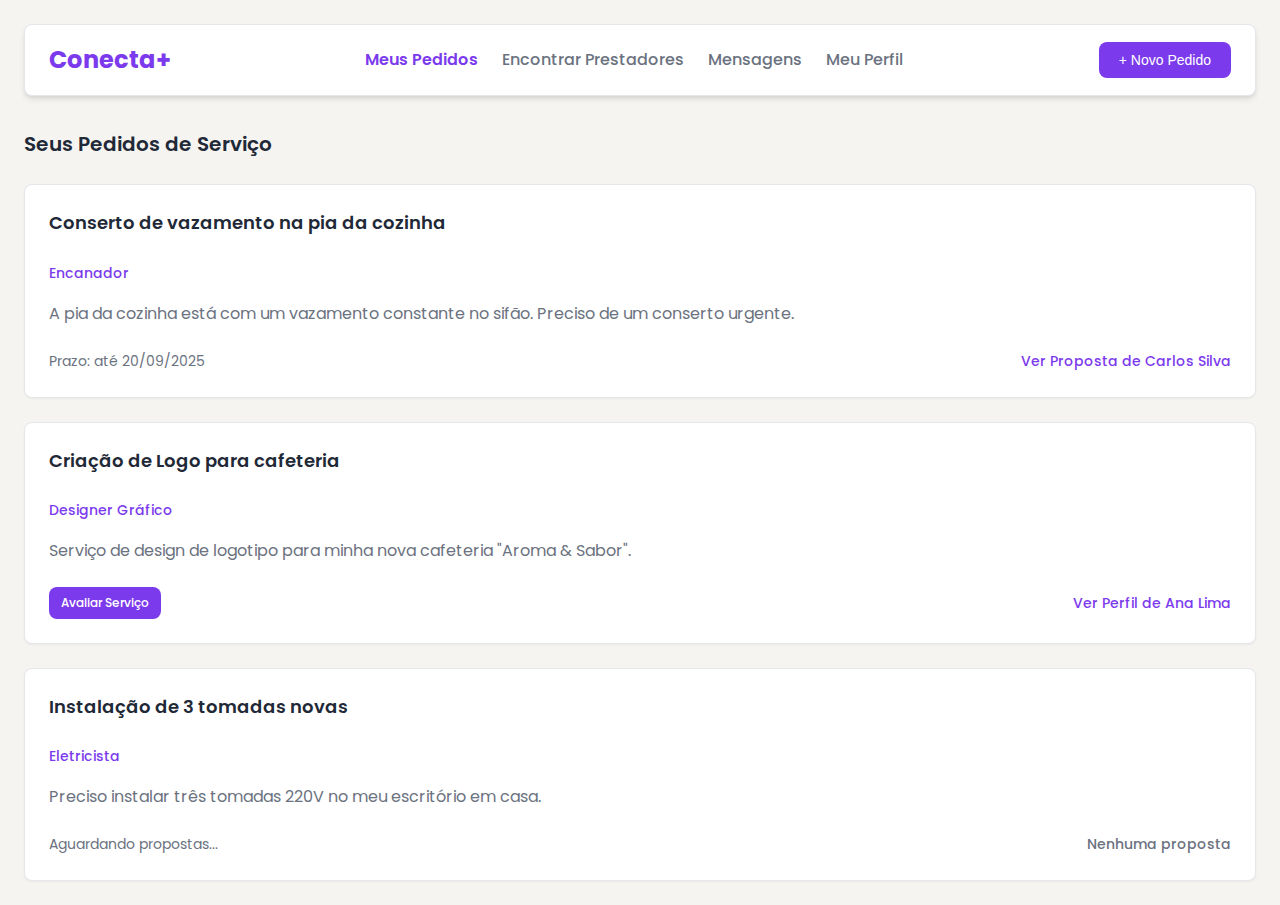
<file: index.html>
<!DOCTYPE html>
<html lang="pt-BR">
<head>
    <meta charset="UTF-8">
    <meta name="viewport" content="width=device-width, initial-scale=1.0">
    <title>Conecta+ | Dashboard do Cliente</title>
    <link rel="stylesheet" href="style.css">
    <link rel="preconnect" href="https://fonts.googleapis.com">
    <link rel="preconnect" href="https://fonts.gstatic.com" crossorigin>
    <link href="https://fonts.googleapis.com/css2?family=Poppins:wght@400;500;600;700&display=swap" rel="stylesheet">
</head>
<body>
    <div class="app-container">
        <header class="main-header">
            <a href="index.html" class="header-title">Conecta+</a>
            <nav class="main-nav">
                <a href="index.html" class="nav-link active">Meus Pedidos</a>
                <a href="perfil-prestador.html" class="nav-link">Encontrar Prestadores</a>
                <a href="chat.html" class="nav-link">Mensagens</a>
                <a href="#" class="nav-link">Meu Perfil</a>
            </nav>
            <button id="newRequestBtn" class="primary-button">
                + Novo Pedido
            </button>
        </header>

        <main class="dashboard">
            <h2 class="page-subtitle">Seus Pedidos de Serviço</h2>
            <div class="requests-grid">
                <div class="service-card">
                    <div class="card-header">
                        <h3>Conserto de vazamento na pia da cozinha</h3>
                        <span class="status status-negotiating">Negociando</span>
                    </div>
                    <p class="card-category">Encanador</p>
                    <p class="card-description">A pia da cozinha está com um vazamento constante no sifão. Preciso de um conserto urgente.</p>
                    <div class="card-footer">
                        <span>Prazo: até 20/09/2025</span>
                        <a href="perfil-prestador.html" class="provider-link">Ver Proposta de Carlos Silva</a>
                    </div>
                </div>

                <div class="service-card">
                    <div class="card-header">
                        <h3>Criação de Logo para cafeteria</h3>
                        <span class="status status-done">Concluído</span>
                    </div>
                    <p class="card-category">Designer Gráfico</p>
                    <p class="card-description">Serviço de design de logotipo para minha nova cafeteria "Aroma & Sabor".</p>
                    <div class="card-footer">
                        <a href="avaliacao.html" class="primary-button small">Avaliar Serviço</a>
                        <a href="perfil-prestador.html" class="provider-link">Ver Perfil de Ana Lima</a>
                    </div>
                </div>

                <div class="service-card">
                     <div class="card-header">
                        <h3>Instalação de 3 tomadas novas</h3>
                        <span class="status status-open">Aberto</span>
                    </div>
                    <p class="card-category">Eletricista</p>
                    <p class="card-description">Preciso instalar três tomadas 220V no meu escritório em casa.</p>
                    <div class="card-footer">
                        <span>Aguardando propostas...</span>
                        <a href="#" class="provider-link disabled">Nenhuma proposta</a>
                    </div>
                </div>
            </div>
        </main>
    </div>

    <div id="modal" class="modal-overlay">
        <div class="modal-content">
            <button class="close-modal">&times;</button>
            <h2>Criar Novo Pedido de Serviço</h2>
            <form>
                <div class="form-group">
                    <label for="serviceTitle">Título do Serviço</label>
                    <input type="text" id="serviceTitle" placeholder="Ex: Troca de resistência de chuveiro">
                </div>
                <div class="form-group">
                    <label for="serviceCategory">Categoria</label>
                    <select id="serviceCategory">
                        <option>Eletricista</option>
                        <option>Encanador</option>
                        <option>Designer Gráfico</option>
                        <option>Professor Particular</option>
                    </select>
                </div>
                <div class="form-group">
                    <label for="serviceDescription">Descrição Detalhada</label>
                    <textarea id="serviceDescription" rows="4" placeholder="Descreva o que você precisa com o máximo de detalhes possível..."></textarea>
                </div>
                 <div class="form-group">
                    <label for="serviceDeadline">Prazo Desejado</label>
                    <input type="date" id="serviceDeadline">
                </div>
                <div class="form-group">
                    <label for="servicePhotos">Anexar Fotos</label>
                    <input type="file" id="servicePhotos" multiple>
                </div>
                <button type="submit" class="primary-button full-width">Publicar Pedido</button>
            </form>
        </div>
    </div>

    <script src="script.js"></script>
</body>
</html>
</file>
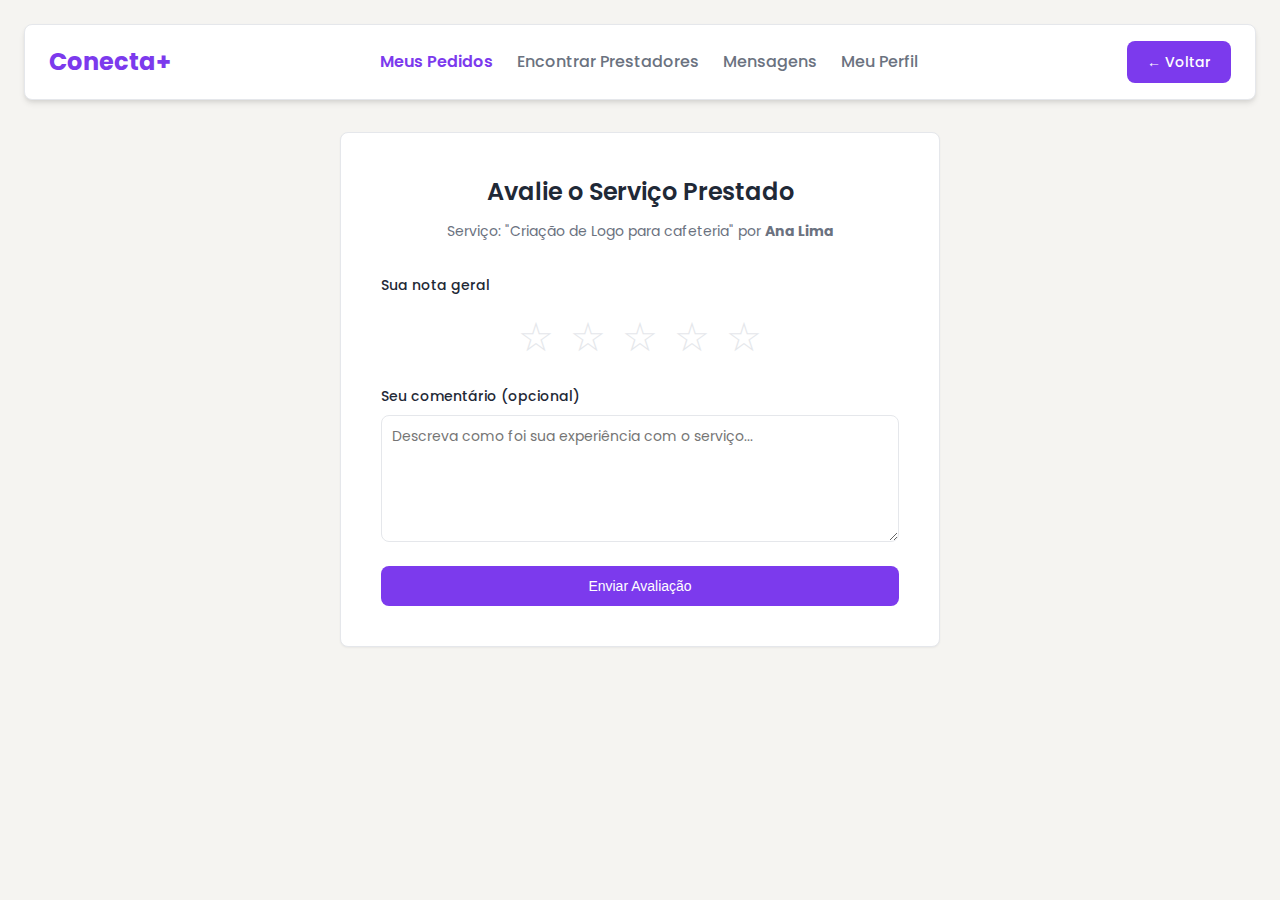
<file: avaliacao.html>
<!DOCTYPE html>
<html lang="pt-BR">
<head>
    <meta charset="UTF-8">
    <meta name="viewport" content="width=device-width, initial-scale=1.0">
    <title>Conecta+ | Avaliar Serviço</title>
    <link rel="stylesheet" href="style.css">
    <link rel="preconnect" href="https://fonts.googleapis.com">
    <link rel="preconnect" href="https://fonts.gstatic.com" crossorigin>
    <link href="https://fonts.googleapis.com/css2?family=Poppins:wght@400;500;600;700&display=swap" rel="stylesheet">
</head>
<body>
    <div class="app-container">
        <header class="main-header">
            <a href="dashboard.html" class="header-title">Conecta+</a>
            <nav class="main-nav">
                <a href="dashboard.html" class="nav-link active">Meus Pedidos</a>
                <a href="encontrar-prestadores.html" class="nav-link">Encontrar Prestadores</a>
                <a href="chat.html" class="nav-link">Mensagens</a>
                <a href="perfil-cliente.html" class="nav-link">Meu Perfil</a>
            </nav>
            <a href="dashboard.html" class="primary-button">
                ← Voltar
            </a>
        </header>

        <main class="evaluation-container">
            <div class="evaluation-box">
                <h2>Avalie o Serviço Prestado</h2>
                <p class="service-context">Serviço: "Criação de Logo para cafeteria" por <strong>Ana Lima</strong></p>
                
                <form id="evaluationForm">
                    <div class="form-group">
                        <label>Sua nota geral</label>
                        <div class="star-rating" id="starRating">
                            <span class="star" data-value="1">☆</span>
                            <span class="star" data-value="2">☆</span>
                            <span class="star" data-value="3">☆</span>
                            <span class="star" data-value="4">☆</span>
                            <span class="star" data-value="5">☆</span>
                        </div>
                    </div>
                    <div class="form-group">
                        <label for="reviewComment">Seu comentário (opcional)</label>
                        <textarea id="reviewComment" rows="5" placeholder="Descreva como foi sua experiência com o serviço..."></textarea>
                    </div>
                    <button type="submit" class="primary-button full-width">Enviar Avaliação</button>
                </form>
            </div>
        </main>
    </div>
    <script src="avaliacao.js"></script>
</body>
</html>
</file>
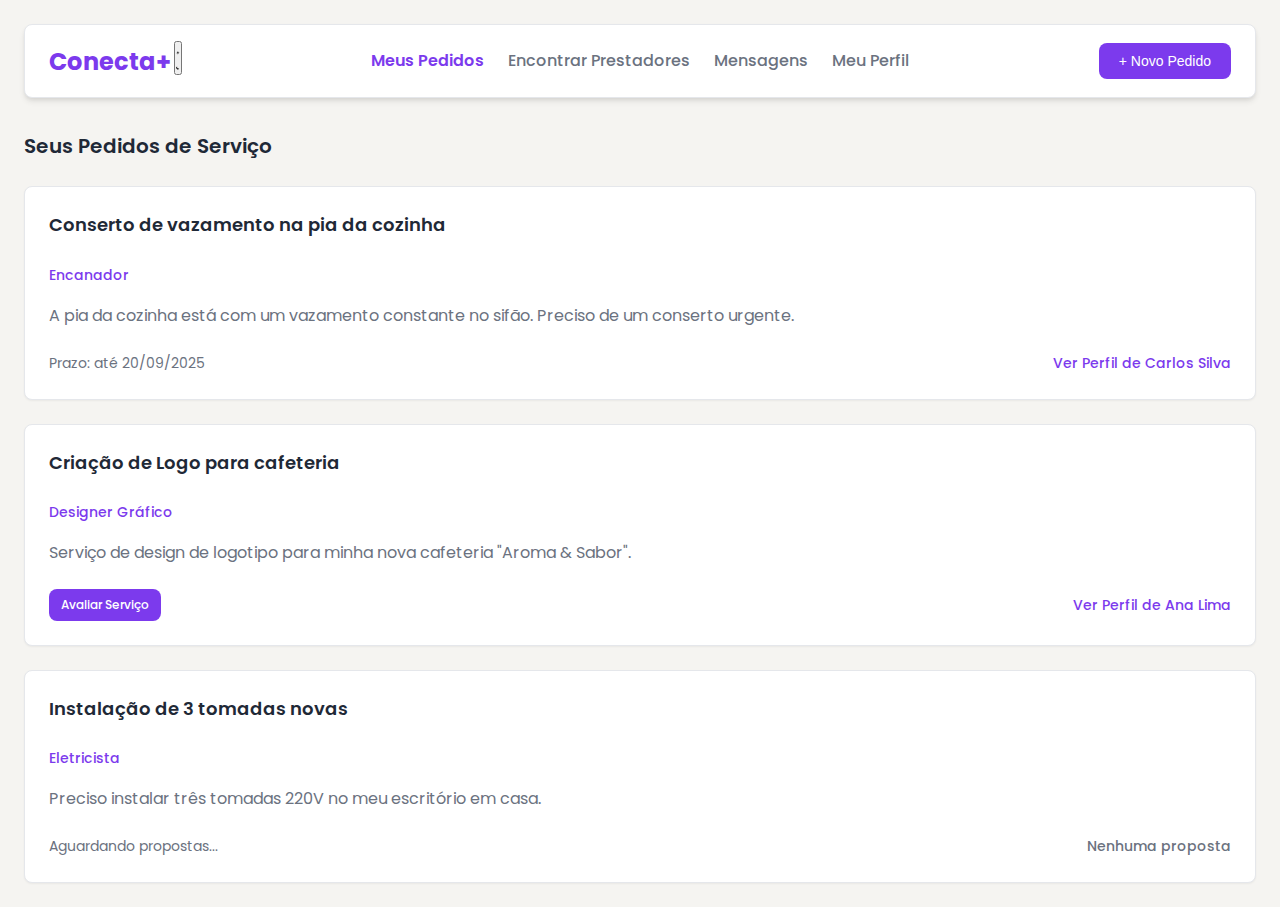
<file: dashboard.html>
<!DOCTYPE html>
<html lang="pt-BR">
<head>
    <meta charset="UTF-8">
    <meta name="viewport" content="width=device-width, initial-scale=1.0">
    <title>Conecta+ | Dashboard do Cliente</title>
    <link rel="stylesheet" href="style.css">
    <link rel="preconnect" href="https://fonts.googleapis.com">
    <link rel="preconnect" href="https://fonts.gstatic.com" crossorigin>
    <link href="https://fonts.googleapis.com/css2?family=Poppins:wght@400;500;600;700&display=swap" rel="stylesheet">
</head>
<body>
    <div class="app-container">
        <header class="main-header">
            <div class="header-left">
                <a href="dashboard.html" class="header-title">Conecta+</a>
                <button id="themeToggle" title="Alternar Tema">
                    <svg class="sun-icon" fill="currentColor" viewBox="0 0 20 20"><path d="M10 2a1 1 0 011 1v1a1 1 0 11-2 0V3a1 1 0 011-1zm4 8a4 4 0 11-8 0 4 4 0 018 0zm-.464 4.95l.707.707a1 1 0 001.414-1.414l-.707-.707a1 1 0 00-1.414 1.414zm2.12-10.607a1 1 0 010 1.414l-.706.707a1 1 0 11-1.414-1.414l.707-.707a1 1 0 011.414 0zM17 11a1 1 0 100-2h-1a1 1 0 100 2h1zm-7 4a1 1 0 011 1v1a1 1 0 11-2 0v-1a1 1 0 011-1zM5.05 14.95a1 1 0 101.414-1.414l-.707-.707a1 1 0 00-1.414 1.414l.707.707zm-4.47-3.535a1 1 0 010-1.414l.707-.707a1 1 0 111.414 1.414l-.707.707a1 1 0 01-1.414 0zM3 11a1 1 0 100-2H2a1 1 0 100 2h1z"></path></svg>
                    <svg class="moon-icon" fill="currentColor" viewBox="0 0 20 20"><path d="M17.293 13.293A8 8 0 016.707 2.707a8.001 8.001 0 1010.586 10.586z"></path></svg>
                </button>
            </div>
            <nav class="main-nav">
                <a href="dashboard.html" class="nav-link active">Meus Pedidos</a>
                <a href="encontrar-prestadores.html" class="nav-link">Encontrar Prestadores</a>
                <a href="chat-list.html" class="nav-link">Mensagens</a>
                <a href="perfil-cliente.html" class="nav-link">Meu Perfil</a>
            </nav>
            <button id="newRequestBtn" class="primary-button">
                + Novo Pedido
            </button>
        </header>

        <main class="dashboard">
            <h2 class="page-subtitle">Seus Pedidos de Serviço</h2>
            <div class="requests-grid">
                <div class="service-card">
                    <div class="card-header">
                        <h3>Conserto de vazamento na pia da cozinha</h3>
                        <span class="status status-negotiating">Negociando</span>
                    </div>
                    <p class="card-category">Encanador</p>
                    <p class="card-description">A pia da cozinha está com um vazamento constante no sifão. Preciso de um conserto urgente.</p>
                    <div class="card-footer">
                        <span>Prazo: até 20/09/2025</span>
                        <a href="perfil-prestador-carlos.html" class="provider-link">Ver Perfil de Carlos Silva</a>
                    </div>
                </div>
                <div class="service-card">
                    <div class="card-header">
                        <h3>Criação de Logo para cafeteria</h3>
                        <span class="status status-done">Concluído</span>
                    </div>
                    <p class="card-category">Designer Gráfico</p>
                    <p class="card-description">Serviço de design de logotipo para minha nova cafeteria "Aroma & Sabor".</p>
                    <div class="card-footer">
                        <a href="avaliacao.html" class="primary-button small">Avaliar Serviço</a>
                        <a href="perfil-prestador.html" class="provider-link">Ver Perfil de Ana Lima</a>
                    </div>
                </div>
                <div class="service-card">
                     <div class="card-header">
                        <h3>Instalação de 3 tomadas novas</h3>
                        <span class="status status-open">Aberto</span>
                    </div>
                    <p class="card-category">Eletricista</p>
                    <p class="card-description">Preciso instalar três tomadas 220V no meu escritório em casa.</p>
                    <div class="card-footer">
                        <span>Aguardando propostas...</span>
                        <a href="#" class="provider-link disabled">Nenhuma proposta</a>
                    </div>
                </div>
            </div>
        </main>
    </div>

    <div id="modal" class="modal-overlay">
        <div class="modal-content">
            <button class="close-modal">&times;</button>
            <h2>Criar Novo Pedido de Serviço</h2>
            <form>
                <div class="form-group">
                    <label for="serviceTitle">Título do Serviço</label>
                    <input type="text" id="serviceTitle" placeholder="Ex: Troca de resistência de chuveiro">
                </div>
                <div class="form-group">
                    <label for="serviceCategory">Categoria</label>
                    <select id="serviceCategory">
                        <option>Eletricista</option>
                        <option>Encanador</option>
                        <option>Designer Gráfico</option>
                        <option>Professor Particular</option>
                    </select>
                </div>
                <div class="form-group">
                    <label for="serviceDescription">Descrição Detalhada</label>
                    <textarea id="serviceDescription" rows="4" placeholder="Descreva o que você precisa com o máximo de detalhes possível..."></textarea>
                </div>
                 <div class="form-group">
                    <label for="serviceDeadline">Prazo Desejado</label>
                    <input type="date" id="serviceDeadline">
                </div>
                <div class="form-group">
                    <label for="servicePhotos">Anexar Fotos</label>
                    <input type="file" id="servicePhotos" multiple>
                </div>
                <button type="submit" class="primary-button full-width">Publicar Pedido</button>
            </form>
        </div>
    </div>

    <script src="script.js"></script>
</body>
</html>
</file>
<file: style.css>
:root {
    --primary-color: #7C3AED;
    --primary-hover: #6D28D9;
    --sand-color: #f5f4f1; /* Cor de fundo extraída do ready.so */
    --bg-color: #FFFFFF;
    --text-color: #1F2937;
    --text-muted: #6B7280;
    --border-color: #E5E7EB;
    --error-color: #EF4444;
    --star-color: #FFD771; /* Cor de estrela inspirada no ready.so */
    --font-family: 'Poppins', sans-serif;
    --shadow-sm: 0 1px 2px 0 rgba(0, 0, 0, 0.05);
    --shadow-md: 0 4px 6px -1px rgba(0, 0, 0, 0.1), 0 2px 4px -1px rgba(0, 0, 0, 0.06);
    --border-radius: 8px;
}

* { margin: 0; padding: 0; box-sizing: border-box; }

body {
    font-family: var(--font-family);
    background-color: var(--sand-color);
    /* APLICAÇÃO DA TEXTURA GRANULADA */
    background-image: url('[data-uri]');
    color: var(--text-color);
    line-height: 1.6;
}

.app-container { max-width: 1280px; margin: 0 auto; padding: 24px; }

/* --- HEADER E NAVEGAÇÃO --- */
.main-header { display: flex; justify-content: space-between; align-items: center; background-color: var(--bg-color); padding: 16px 24px; border-radius: var(--border-radius); box-shadow: var(--shadow-md); margin-bottom: 32px; border: 1px solid var(--border-color); }
.header-title { font-size: 24px; font-weight: 700; color: var(--primary-color); text-decoration: none; }
.main-nav { display: flex; gap: 24px; }
.nav-link { text-decoration: none; color: var(--text-muted); font-weight: 500; transition: color 0.2s; }
.nav-link:hover { color: var(--primary-color); }
.nav-link.active { color: var(--primary-color); font-weight: 600; }
.profile-menu { display: flex; align-items: center; gap: 12px; font-weight: 500; }
.header-avatar { width: 40px; height: 40px; border-radius: 50%; object-fit: cover; }

/* --- BOTÕES --- */
.primary-button { background-color: var(--primary-color); color: white; border: none; padding: 10px 20px; border-radius: var(--border-radius); font-weight: 500; font-size: 14px; cursor: pointer; transition: background-color 0.2s; text-decoration: none; display: inline-block; text-align: center; }
.primary-button:hover { background-color: var(--primary-hover); }
.secondary-button { background-color: var(--bg-color); color: var(--text-color); border: 1px solid var(--border-color); padding: 10px 20px; border-radius: var(--border-radius); font-weight: 500; font-size: 14px; cursor: pointer; transition: background-color 0.2s; }
.secondary-button:hover { background-color: #F3F4F6; }
.primary-button.small, .secondary-button.small { padding: 6px 12px; font-size: 12px; }

/* --- DASHBOARD E CARDS DE SERVIÇO --- */
.page-subtitle { font-size: 20px; font-weight: 600; margin-bottom: 24px; }
.requests-grid, .providers-grid { display: grid; gap: 24px; }
.service-card, .provider-card { background-color: var(--bg-color); border-radius: var(--border-radius); padding: 24px; box-shadow: var(--shadow-sm); border: 1px solid var(--border-color); }
.card-header { display: flex; justify-content: space-between; align-items: flex-start; margin-bottom: 8px; }
.card-header h3 { font-size: 18px; margin-right: 16px; }
.status { font-size: 12px; font-weight: 600; padding: 4px 10px; border-radius: 999px; color: white; }
.status-open { background-color: var(--info-color); }
.status-negotiating { background-color: var(--warning-color); }
.status-done { background-color: var(--success-color); }
.card-category { font-size: 14px; font-weight: 500; color: var(--primary-color); margin-bottom: 16px; }
.card-description { color: var(--text-muted); margin-bottom: 24px; }
.card-footer { display: flex; justify-content: space-between; align-items: center; color: var(--text-muted); font-size: 14px; }
.provider-link { color: var(--primary-color); font-weight: 500; text-decoration: none; }
.provider-link.disabled { color: var(--text-muted); pointer-events: none; }
.proposal-actions { display: flex; gap: 12px; }
.client-info { font-size: 14px; color: var(--text-muted); font-weight: 500; }

/* --- PÁGINA DE PERFIL --- */
.profile-page { display: flex; flex-direction: column; gap: 32px; }
.profile-header { display: flex; gap: 24px; background-color: var(--bg-color); padding: 32px; border-radius: var(--border-radius); box-shadow: var(--shadow-sm); border: 1px solid var(--border-color); }
.profile-avatar { width: 120px; height: 120px; border-radius: 50%; object-fit: cover; }
.profile-info { flex-grow: 1; }
.info-top { display: flex; justify-content: space-between; align-items: center; margin-bottom: 8px; }
.profile-name { font-size: 28px; font-weight: 700; }
.rating { font-size: 16px; font-weight: 500; }
.profile-headline { font-size: 18px; color: var(--text-muted); margin-bottom: 4px; }
.profile-location { font-size: 14px; color: var(--text-muted); margin-bottom: 24px; }
.profile-actions { display: flex; gap: 16px; }
.profile-content { display: grid; grid-template-columns: 2fr 1fr; gap: 32px; }
.profile-main, .profile-sidebar { background-color: var(--bg-color); padding: 32px; border-radius: var(--border-radius); box-shadow: var(--shadow-sm); border: 1px solid var(--border-color); }
h3, h4 { font-size: 18px; font-weight: 600; margin-bottom: 16px; }
.portfolio-grid { display: grid; grid-template-columns: repeat(2, 1fr); gap: 16px; margin-top: 16px; }
.portfolio-item img { width: 100%; border-radius: var(--border-radius); }
.reviews-list { margin-top: 24px; display: flex; flex-direction: column; gap: 16px; }
.review-card { border-top: 1px solid var(--border-color); padding-top: 16px; }
.review-rating { font-weight: 600; margin-bottom: 8px; }
.review-text { font-style: italic; color: var(--text-muted); }
.review-author { font-size: 14px; text-align: right; margin-top: 8px; }
.services-list { list-style: none; display: flex; flex-direction: column; gap: 12px; }
.services-list li { display: flex; justify-content: space-between; font-size: 14px; }
.badges-grid { display: flex; gap: 16px; font-size: 32px; }
.badge { cursor: pointer; }

/* --- PÁGINA ENCONTRAR PRESTADORES --- */
.providers-grid { grid-template-columns: repeat(auto-fill, minmax(300px, 1fr)); }
.provider-card { text-align: center; }
.provider-card .profile-avatar { width: 80px; height: 80px; margin-bottom: 16px; }
.provider-card h3 { font-size: 18px; margin-bottom: 4px; }
.provider-card .profile-headline { font-size: 14px; color: var(--text-muted); margin-bottom: 16px; min-height: 40px; }
.provider-card .rating { margin-bottom: 16px; }

/* --- PÁGINA DE LOGIN --- */
.login-body { display: flex; justify-content: center; align-items: center; min-height: 100vh; background-color: var(--sand-color); background-image: url('[data-uri]'); }
.login-container { width: 100%; max-width: 400px; padding: 24px; }
.login-box { background-color: var(--bg-color); padding: 40px; border-radius: var(--border-radius); box-shadow: var(--shadow-md); border: 1px solid var(--border-color); }
.login-subtitle { text-align: center; color: var(--text-muted); margin-top: -16px; margin-bottom: 32px; }
.divider { text-align: center; color: var(--text-muted); margin: 24px 0; font-size: 14px; }
.google-button { display: flex; align-items: center; justify-content: center; gap: 8px; }
.signup-text { text-align: center; font-size: 14px; margin-top: 24px; }
.signup-text a { color: var(--primary-color); text-decoration: none; font-weight: 500; }
.login-button { margin-top: 8px; }
.login-reminder { background-color: #F3F4F6; padding: 12px; border-radius: var(--border-radius); font-size: 12px; color: var(--text-muted); text-align: center; margin-bottom: 24px; line-height: 1.4; }
.error-message { color: var(--error-color); font-size: 12px; text-align: center; margin-top: 16px; display: none; }

/* --- PÁGINA DE CHAT --- */
.chat-container { background-color: var(--bg-color); border: 1px solid var(--border-color); border-radius: var(--border-radius); box-shadow: var(--shadow-sm); display: flex; flex-direction: column; height: calc(100vh - 150px); }
.chat-header { display: flex; align-items: center; gap: 16px; padding: 16px; border-bottom: 1px solid var(--border-color); }
.service-context { font-size: 14px; color: var(--text-muted); }
.chat-messages { flex-grow: 1; padding: 24px; display: flex; flex-direction: column; gap: 16px; overflow-y: auto; }
.message { max-width: 70%; padding: 12px 16px; border-radius: 16px; }
.message p { margin-bottom: 4px; }
.timestamp { font-size: 12px; color: var(--text-muted); }
.message.sent { background-color: var(--primary-color); color: white; align-self: flex-end; border-bottom-right-radius: 4px; }
.message.sent .timestamp { color: rgba(255,255,255,0.7); text-align: right; }
.message.received { background-color: #F3F4F6; color: var(--text-color); align-self: flex-start; border-bottom-left-radius: 4px; }
.chat-input-area { display: flex; padding: 16px; border-top: 1px solid var(--border-color); gap: 16px; }
.chat-input-area input { flex-grow: 1; border: 1px solid var(--border-color); border-radius: var(--border-radius); padding: 0 16px; }

/* --- PÁGINA DE AVALIAÇÃO --- */
.evaluation-container { display: flex; justify-content: center; align-items: center; }
.evaluation-box { background-color: var(--bg-color); border: 1px solid var(--border-color); border-radius: var(--border-radius); padding: 40px; width: 100%; max-width: 600px; box-shadow: var(--shadow-sm); }
.evaluation-box h2 { text-align: center; font-size: 24px; font-weight: 600; margin-bottom: 8px; }
.evaluation-box .service-context { text-align: center; margin-bottom: 32px; }
.star-rating { display: flex; justify-content: center; gap: 16px; font-size: 40px; cursor: pointer; color: var(--border-color); }
.star-rating .star { transition: color 0.2s; }
.star-rating:hover .star { color: var(--star-color); } /* Animação no hover geral */
.star-rating .star:hover ~ .star { color: var(--border-color); } /* Despinta as estrelas seguintes */
.star-rating .star.selected { color: var(--star-color); }

/* --- MODAL --- */
.modal-overlay { position: fixed; inset: 0; background-color: rgba(0,0,0,0.5); display: flex; justify-content: center; align-items: center; opacity: 0; visibility: hidden; transition: opacity 0.3s; z-index: 1000; }
.modal-overlay.show { opacity: 1; visibility: visible; }
.modal-content { background-color: var(--bg-color); padding: 32px; border-radius: var(--border-radius); width: 90%; max-width: 500px; position: relative; }
.close-modal { position: absolute; top: 16px; right: 16px; background: none; border: none; font-size: 24px; cursor: pointer; color: var(--text-muted); }
.modal-content h2 { font-size: 20px; margin-bottom: 24px; }
.form-group { margin-bottom: 16px; }
.form-group label { display: block; font-weight: 500; margin-bottom: 8px; font-size: 14px; }
.form-group input, .form-group select, .form-group textarea { width: 100%; padding: 10px; border: 1px solid var(--border-color); border-radius: var(--border-radius); font-family: inherit; font-size: 14px; }
.full-width { width: 100%; padding: 12px; }
</file>
